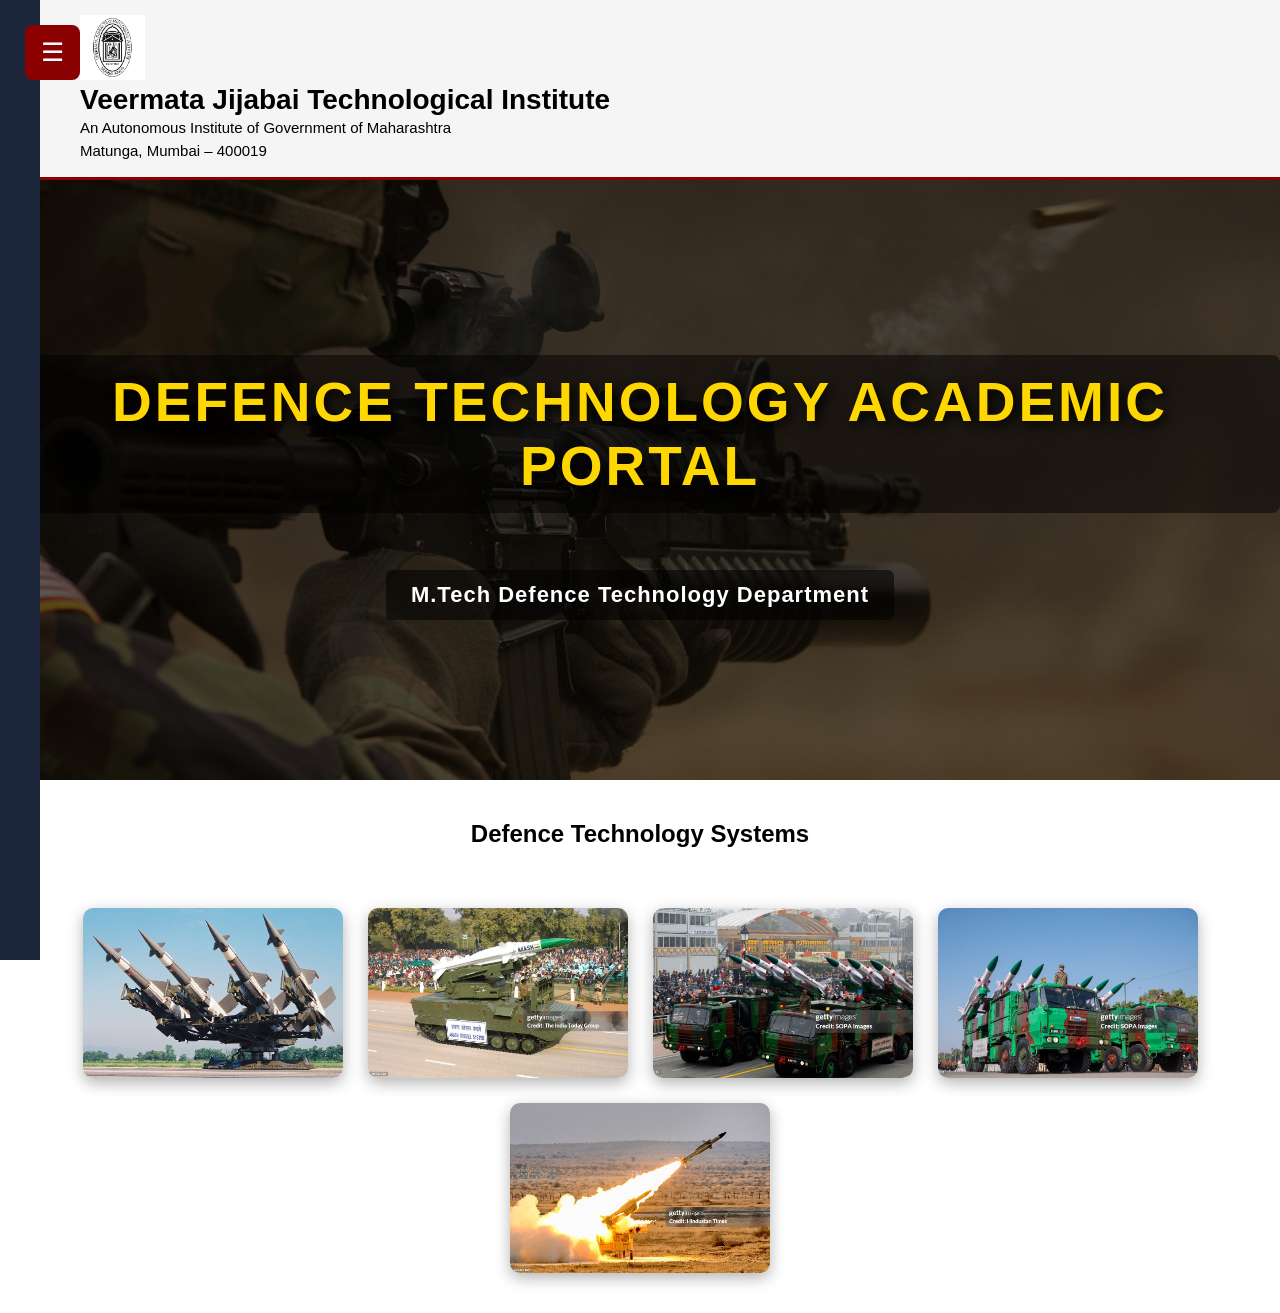
<file: templates/index.html>
<!DOCTYPE html>
<html>

<head>
<title>Defence Technology Portal</title>
<link rel="stylesheet" href="/static/style.css">
</head>

<body>

  <!-- MENU BUTTON -->

<div class="menu-button" onclick="toggleMenu()">
☰
</div>

<!-- SIDEBAR MENU -->

<div id="sidebar" class="sidebar">

<h2>Defence Portal</h2>

<a href="{{ url_for('static', filename='brochures/MTech_DT_Brochure.pdf') }}" target="_blank">📄 Brochure</a>
<a href="/students">🎓 Students</a>
<a href="/teachers">👨‍🏫 Teachers</a>
<a href="/timetable">📅 Timetable</a>
<a href="/subjects">📘 Subjects</a>
<a href="#">🚀 Activities</a>

</div>  


<!-- TOP HEADER -->
<div class="top-header">

<div class="logo-section">

<img src="/static/images/vjti_logo.png" class="logo">

<div class="college-text">
<h2>Veermata Jijabai Technological Institute</h2>
<p>An Autonomous Institute of Government of Maharashtra</p>
<p>Matunga, Mumbai – 400019</p>
</div>

</div>


</div>


<!-- HERO IMAGE -->
<div class="hero">

<h1>Defence Technology Academic Portal</h1>
<p>M.Tech Defence Technology Department</p>

</div>


<h2 class="section-title">Defence Technology Systems</h2>

<div class="gallery">

<img src="/static/images/missile.jpg">
<img src="/static/images/tank.jpg">
<img src="/static/images/akash.jpg">
<img src="/static/images/tankmissile.jpg">
<img src="/static/images/fire.jpg">

</div>

</body>

<script>

function toggleMenu(){

var sidebar = document.getElementById("sidebar");

if(sidebar.style.left == "0px"){
sidebar.style.left = "-250px";
}
else{
sidebar.style.left = "0px";
}

}

</script>
</html>
</file>
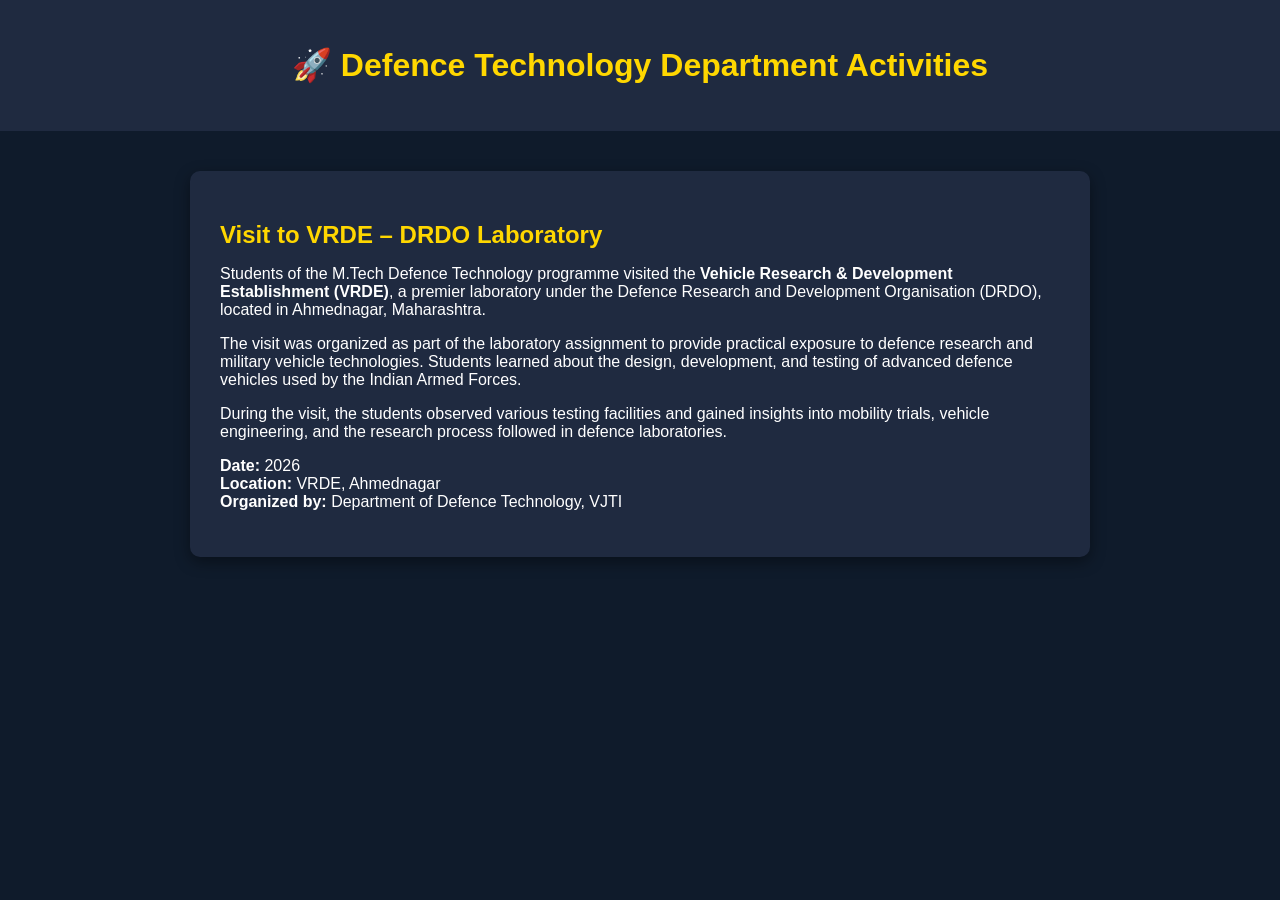
<file: templates/activities.html>
<!DOCTYPE html>
<html>

<head>

<title>Department Activities</title>

<link rel="stylesheet" href="/static/style.css">

<style>

body{
background:#0f1b2b;
color:white;
font-family:Arial;
}

/* Header */

.activity-header{
background:#1f2a40;
padding:25px;
text-align:center;
}

.activity-header h1{
color:#FFD700;
}

/* Container */

.activity-container{
max-width:900px;
margin:auto;
padding:40px;
}

/* Card */

.activity-card{
background:#1f2a40;
padding:30px;
border-radius:10px;
box-shadow:0 5px 15px rgba(0,0,0,0.4);
}

.activity-card h2{
color:#FFD700;
margin-bottom:15px;
}

</style>

</head>

<body>

<div class="activity-header">

<h1>🚀 Defence Technology Department Activities</h1>

</div>

<div class="activity-container">

<div class="activity-card">

<h2>Visit to VRDE – DRDO Laboratory</h2>

<p>
Students of the M.Tech Defence Technology programme visited the
<b>Vehicle Research & Development Establishment (VRDE)</b>,
a premier laboratory under the Defence Research and Development Organisation (DRDO),
located in Ahmednagar, Maharashtra.
</p>

<p>
The visit was organized as part of the laboratory assignment to provide
practical exposure to defence research and military vehicle technologies.
Students learned about the design, development, and testing of
advanced defence vehicles used by the Indian Armed Forces.
</p>

<p>
During the visit, the students observed various testing facilities
and gained insights into mobility trials, vehicle engineering,
and the research process followed in defence laboratories.
</p>

<p>
<b>Date:</b> 2026 <br>
<b>Location:</b> VRDE, Ahmednagar <br>
<b>Organized by:</b> Department of Defence Technology, VJTI
</p>

</div>

</div>

</body>
</html>
</file>
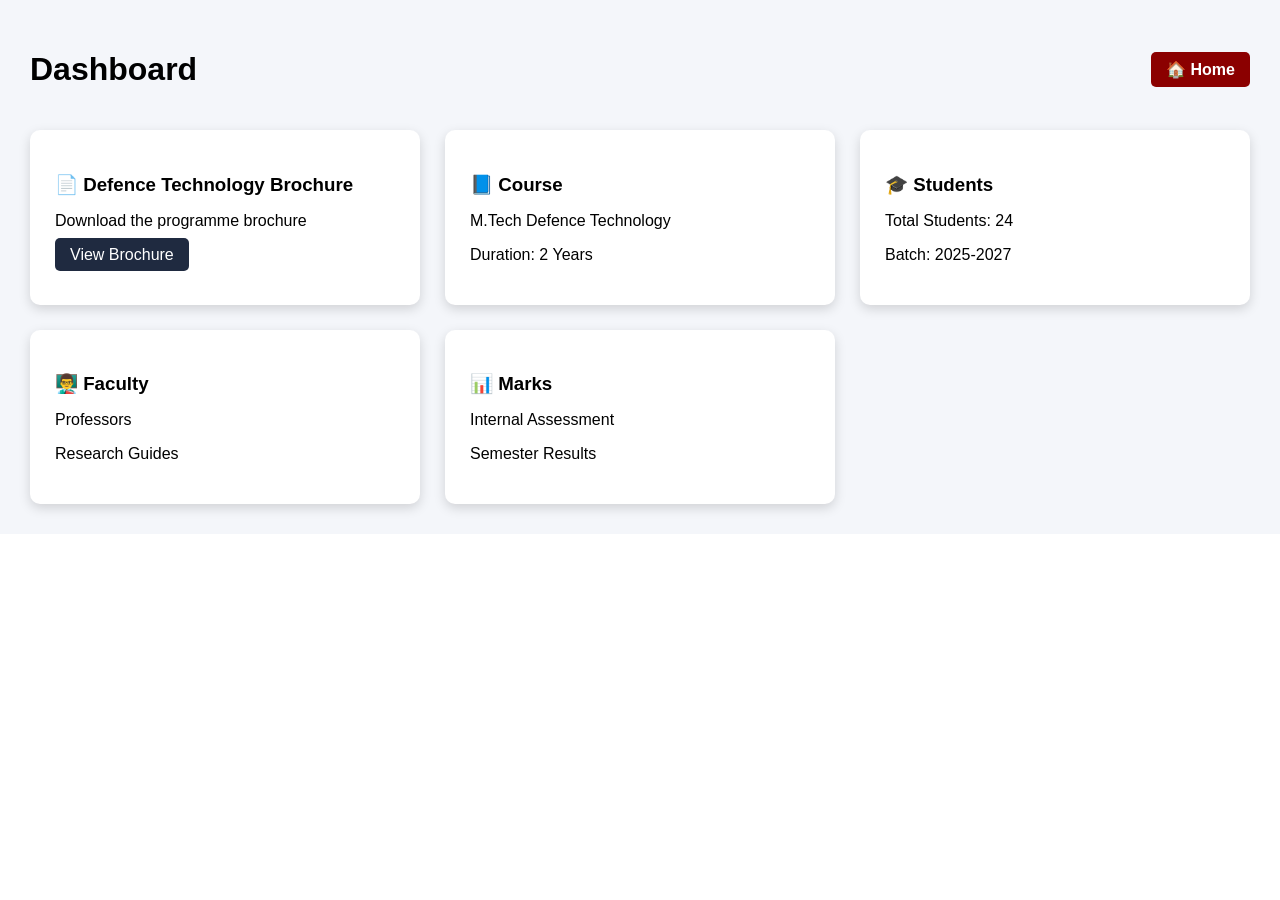
<file: templates/dashboard.html>
<!DOCTYPE html>
<html>

<head>

<title>Defence Technology Dashboard</title>

<link rel="stylesheet" href="/static/style.css">

<style>

/* Layout */

.dashboard-layout{
display:flex;
}

/* Sidebar */

.sidebar{
width:230px;
background:#1f2a40;
color:white;
height:100vh;
padding:20px;
}

.sidebar h2{
text-align:center;
margin-bottom:30px;
}

.sidebar a{
display:block;
color:white;
text-decoration:none;
margin:15px 0;
padding:10px;
border-radius:6px;
}

.sidebar a:hover{
background:#394867;
}

/* Main content */

.main-content{
flex:1;
padding:30px;
background:#f4f6fa;
}

/* Cards */

.dashboard-cards{
display:grid;
grid-template-columns: repeat(3,1fr);
gap:25px;
}

.card{
background:white;
padding:25px;
border-radius:10px;
box-shadow:0 4px 12px rgba(0,0,0,0.15);
transition:0.3s;
}

.card:hover{
transform:translateY(-6px);
}

.card h3{
margin-bottom:10px;
}



</style>

</head>

<body>

<div class="dashboard-layout">

<!-- Sidebar -->


<!-- Main Dashboard -->

<div class="main-content">

<div style="display:flex; justify-content:space-between; align-items:center; margin-bottom:20px;">

<h1>Dashboard</h1>

<a href="/" style="
background:#8B0000;
color:white;
padding:8px 15px;
text-decoration:none;
border-radius:5px;
font-weight:bold;
">
🏠 Home
</a>

</div>

<div class="dashboard-cards">

 
<div class="card">
<h3>📄 Defence Technology Brochure</h3>
<p>Download the programme brochure</p>

<a href="{{ url_for('static', filename='brochures/MTech_DT_Brochure.pdf') }}" 
target="_blank"
style="background:#1f2a40;color:white;padding:8px 15px;text-decoration:none;border-radius:5px;">
View Brochure
</a>

</div>   

<div class="card">
<h3>📘 Course</h3>
<p>M.Tech Defence Technology</p>
<p>Duration: 2 Years</p>
</div>

<div class="card">
<h3>🎓 Students</h3>
<p>Total Students: 24</p>
<p>Batch: 2025-2027</p>
</div>

<div class="card">
<h3>👨‍🏫 Faculty</h3>
<p>Professors</p>
<p>Research Guides</p>
</div>

<div class="card">
<h3>📊 Marks</h3>
<p>Internal Assessment</p>
<p>Semester Results</p>
</div>




</div>

</div>

</div>

</body>
</html>
</file>
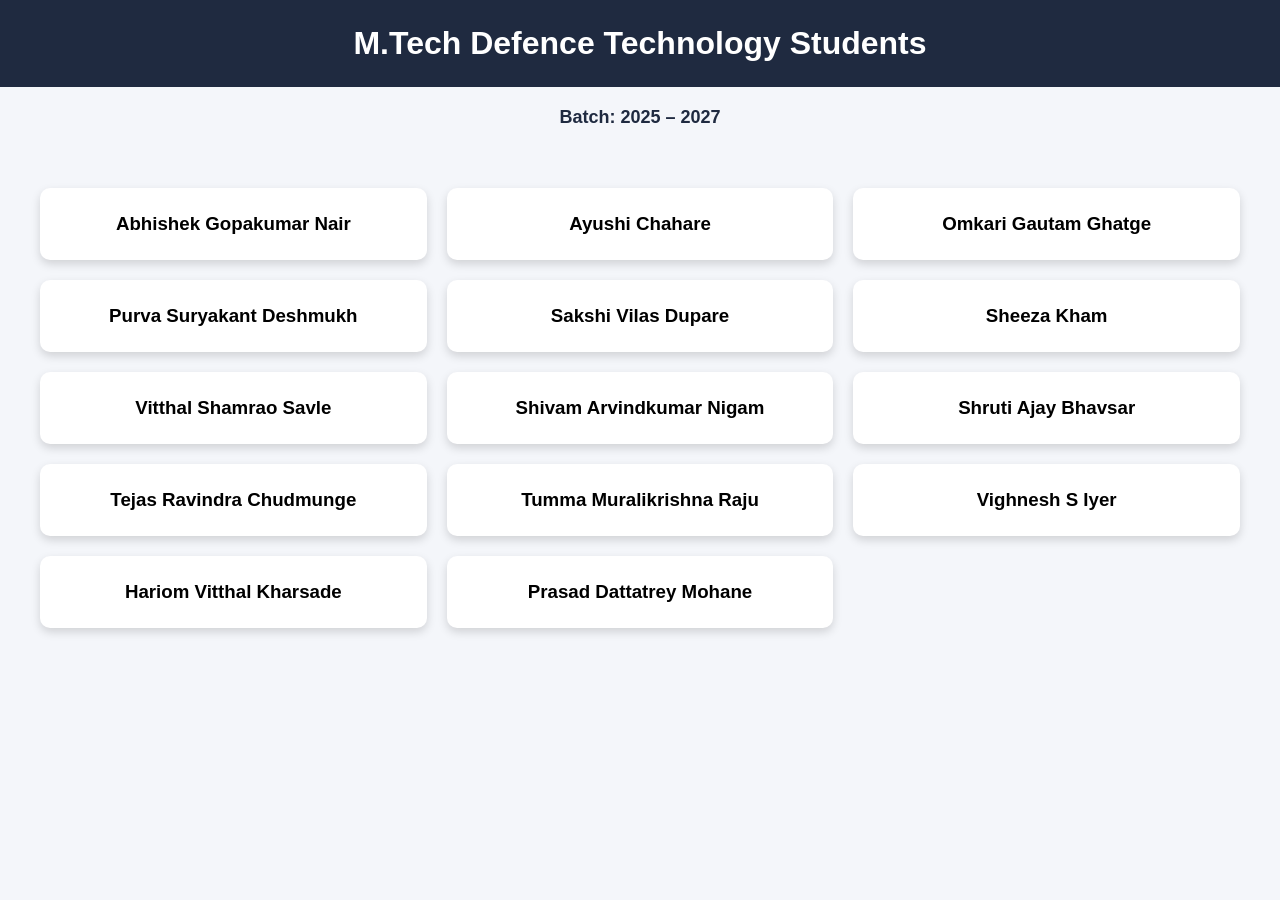
<file: templates/students.html>
<!DOCTYPE html>
<html>

<head>

<title>Students - Defence Technology</title>

<link rel="stylesheet" href="/static/style.css">

<style>

body{
font-family:Arial;
background:#f4f6fa;
}

.header{
background:#1f2a40;
color:white;
text-align:center;
padding:25px;
}

.header h1{
margin:0;
}

.batch{
text-align:center;
margin:20px;
font-size:18px;
font-weight:bold;
color:#1f2a40;
}

.students-container{
display:grid;
grid-template-columns:repeat(3,1fr);
gap:20px;
padding:40px;
}

.student-card{
background:white;
padding:20px;
border-radius:10px;
box-shadow:0 4px 10px rgba(0,0,0,0.15);
text-align:center;
transition:0.3s;
}

.student-card:hover{
transform:translateY(-5px);
}

.student-card h3{
margin:5px 0;
}

</style>

</head>

<body>

<div class="header">

<h1>M.Tech Defence Technology Students</h1>

</div>

<div class="batch">

Batch: 2025 – 2027

</div>

<div class="students-container">

<div class="student-card"><h3>Abhishek Gopakumar Nair</h3></div>

<div class="student-card"><h3>Ayushi Chahare</h3></div>

<div class="student-card"><h3>Omkari Gautam Ghatge</h3></div>

<div class="student-card"><h3>Purva Suryakant Deshmukh</h3></div>

<div class="student-card"><h3>Sakshi Vilas Dupare</h3></div>

<div class="student-card"><h3>Sheeza Kham</h3></div>

<div class="student-card"><h3>Vitthal Shamrao Savle</h3></div>

<div class="student-card"><h3>Shivam Arvindkumar Nigam</h3></div>

<div class="student-card"><h3>Shruti Ajay Bhavsar</h3></div>

<div class="student-card"><h3>Tejas Ravindra Chudmunge</h3></div>

<div class="student-card"><h3>Tumma Muralikrishna Raju</h3></div>

<div class="student-card"><h3>Vighnesh S Iyer</h3></div>

<div class="student-card"><h3>Hariom Vitthal Kharsade</h3></div>

<div class="student-card"><h3>Prasad Dattatrey Mohane</h3></div>

</div>

</body>

</html>
</file>
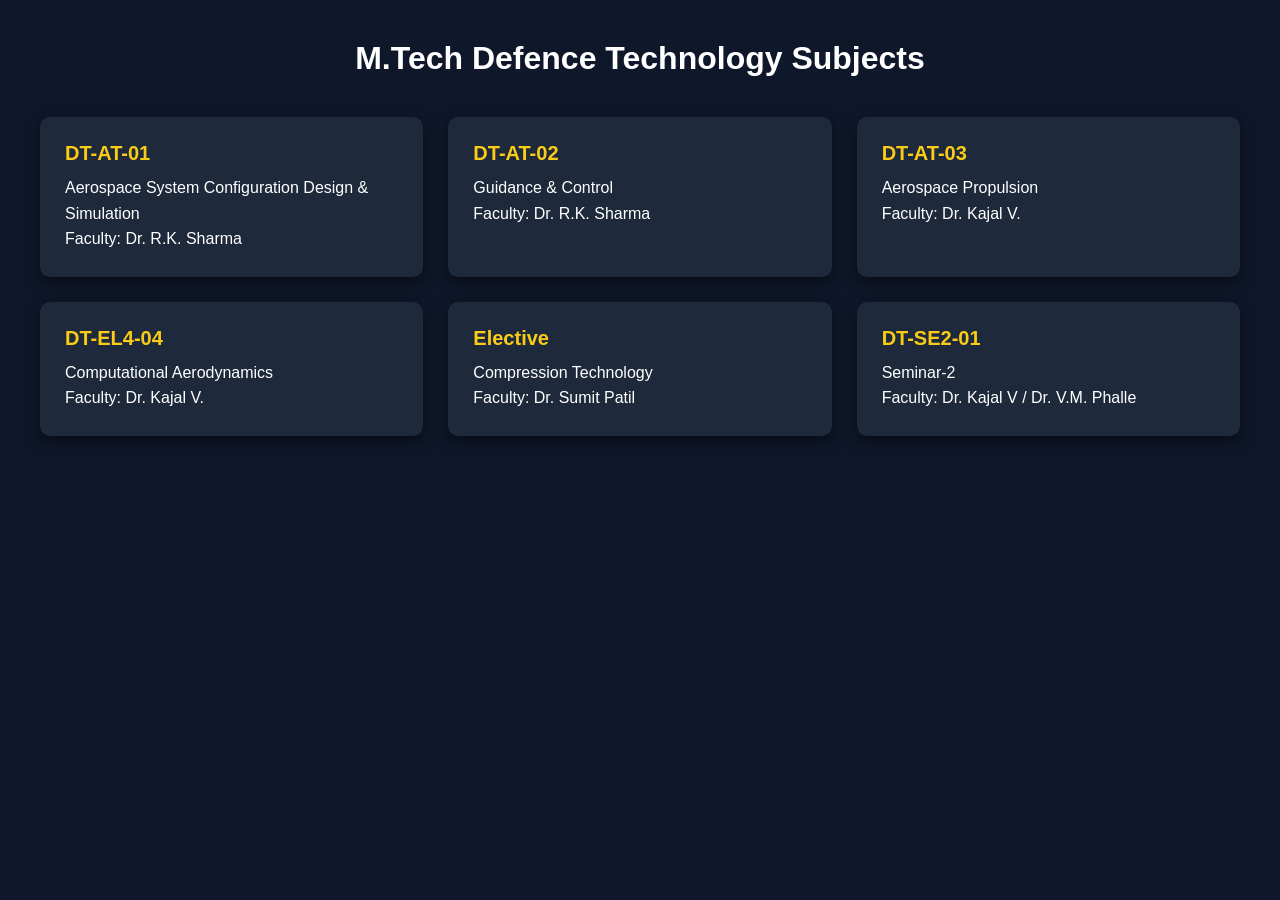
<file: templates/subjects.html>
<!DOCTYPE html>
<html>

<head>

<title>Defence Technology Subjects</title>

<style>

body{
font-family:Arial;
background:#0f172a;
color:white;
margin:40px;
}

h1{
text-align:center;
margin-bottom:40px;
}

.subject-container{
display:grid;
grid-template-columns:repeat(auto-fit,minmax(300px,1fr));
gap:25px;
}

.subject-card{
background:#1e293b;
padding:25px;
border-radius:10px;
box-shadow:0 5px 15px rgba(0,0,0,0.5);
transition:0.3s;
}

.subject-card:hover{
transform:scale(1.05);
background:#334155;
}

.subject-title{
font-size:20px;
font-weight:bold;
color:#facc15;
margin-bottom:10px;
}

.subject-info{
line-height:1.6;
}

</style>

</head>

<body>

<h1>M.Tech Defence Technology Subjects</h1>

<div class="subject-container">

<div class="subject-card">
<div class="subject-title">DT-AT-01</div>
<div class="subject-info">
Aerospace System Configuration Design & Simulation <br>
Faculty: Dr. R.K. Sharma
</div>
</div>

<div class="subject-card">
<div class="subject-title">DT-AT-02</div>
<div class="subject-info">
Guidance & Control <br>
Faculty: Dr. R.K. Sharma
</div>
</div>

<div class="subject-card">
<div class="subject-title">DT-AT-03</div>
<div class="subject-info">
Aerospace Propulsion <br>
Faculty: Dr. Kajal V.
</div>
</div>

<div class="subject-card">
<div class="subject-title">DT-EL4-04</div>
<div class="subject-info">
Computational Aerodynamics <br>
Faculty: Dr. Kajal V.
</div>
</div>

<div class="subject-card">
<div class="subject-title">Elective</div>
<div class="subject-info">
Compression Technology <br>
Faculty: Dr. Sumit Patil
</div>
</div>

<div class="subject-card">
<div class="subject-title">DT-SE2-01</div>
<div class="subject-info">
Seminar-2 <br>
Faculty: Dr. Kajal V / Dr. V.M. Phalle
</div>
</div>

</div>

</body>

</html>
</file>
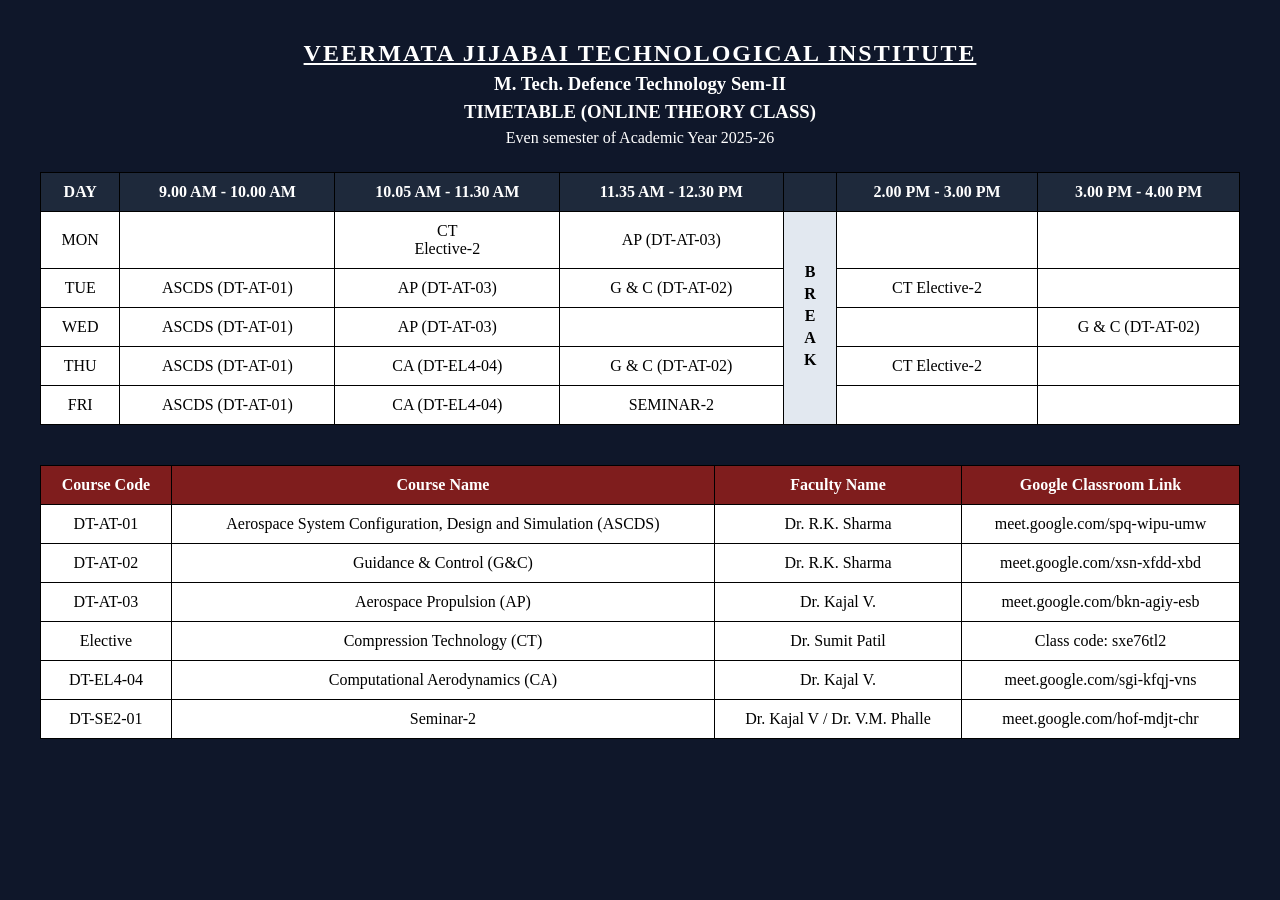
<file: templates/timetable.html>
<!DOCTYPE html>
<html>

<head>

<title>M.Tech Defence Technology Timetable</title>

<style>

body{
font-family:"Times New Roman";
background:#0f172a;
color:white;
margin:40px;
}

/* Headings */

h1,h2,h3,p{
text-align:center;
margin:6px;
}

h2{
letter-spacing:2px;
}

/* Main table */

table{
width:100%;
border-collapse:collapse;
margin-top:25px;
background:white;
color:black;
}

th,td{
border:1px solid black;
padding:10px;
text-align:center;
}

th{
background:#1e293b;
color:white;
font-weight:bold;
}

/* Break column */

.break{
writing-mode:vertical-rl;
text-orientation:upright;
font-weight:bold;
letter-spacing:5px;
background:#e2e8f0;
}

/* Course info table */

.course-table th{
background:#7f1d1d;
color:white;
}

.course-table{
margin-top:40px;
}

</style>

</head>

<body>

<h2><u>VEERMATA JIJABAI TECHNOLOGICAL INSTITUTE</u></h2>

<h3>M. Tech. Defence Technology Sem-II</h3>

<h3>TIMETABLE (ONLINE THEORY CLASS)</h3>

<p>Even semester of Academic Year 2025-26</p>


<table>

<tr>
<th>DAY</th>
<th>9.00 AM - 10.00 AM</th>
<th>10.05 AM - 11.30 AM</th>
<th>11.35 AM - 12.30 PM</th>
<th></th>
<th>2.00 PM - 3.00 PM</th>
<th>3.00 PM - 4.00 PM</th>
</tr>

<tr>
<td>MON</td>
<td></td>
<td>CT<br>Elective-2</td>
<td>AP (DT-AT-03)</td>
<td rowspan="5" class="break">BREAK</td>
<td></td>
<td></td>
</tr>

<tr>
<td>TUE</td>
<td>ASCDS (DT-AT-01)</td>
<td>AP (DT-AT-03)</td>
<td>G & C (DT-AT-02)</td>
<td>CT Elective-2</td>
<td></td>
</tr>

<tr>
<td>WED</td>
<td>ASCDS (DT-AT-01)</td>
<td>AP (DT-AT-03)</td>
<td></td>
<td></td>
<td>G & C (DT-AT-02)</td>
</tr>

<tr>
<td>THU</td>
<td>ASCDS (DT-AT-01)</td>
<td>CA (DT-EL4-04)</td>
<td>G & C (DT-AT-02)</td>
<td>CT Elective-2</td>
<td></td>
</tr>

<tr>
<td>FRI</td>
<td>ASCDS (DT-AT-01)</td>
<td>CA (DT-EL4-04)</td>
<td>SEMINAR-2</td>
<td></td>
<td></td>
</tr>

</table>


<table class="course-table">

<tr>
<th>Course Code</th>
<th>Course Name</th>
<th>Faculty Name</th>
<th>Google Classroom Link</th>
</tr>

<tr>
<td>DT-AT-01</td>
<td>Aerospace System Configuration, Design and Simulation (ASCDS)</td>
<td>Dr. R.K. Sharma</td>
<td>meet.google.com/spq-wipu-umw</td>
</tr>

<tr>
<td>DT-AT-02</td>
<td>Guidance & Control (G&C)</td>
<td>Dr. R.K. Sharma</td>
<td>meet.google.com/xsn-xfdd-xbd</td>
</tr>

<tr>
<td>DT-AT-03</td>
<td>Aerospace Propulsion (AP)</td>
<td>Dr. Kajal V.</td>
<td>meet.google.com/bkn-agiy-esb</td>
</tr>

<tr>
<td>Elective</td>
<td>Compression Technology (CT)</td>
<td>Dr. Sumit Patil</td>
<td>Class code: sxe76tl2</td>
</tr>

<tr>
<td>DT-EL4-04</td>
<td>Computational Aerodynamics (CA)</td>
<td>Dr. Kajal V.</td>
<td>meet.google.com/sgi-kfqj-vns</td>
</tr>

<tr>
<td>DT-SE2-01</td>
<td>Seminar-2</td>
<td>Dr. Kajal V / Dr. V.M. Phalle</td>
<td>meet.google.com/hof-mdjt-chr</td>
</tr>

</table>

</body>
</html>
</file>
<file: static/style.css>
body{
margin:0;
font-family:Arial, sans-serif;
}

/* TOP HEADER */

.top-header{
display:flex;
align-items:center;
padding:15px 100px;
background:#f5f5f5;
border-bottom:3px solid #8B0000;
}

.logo{
width:65px;
margin-right:15px;
}

.college-text{
display:flex;
flex-direction:column;
}

.college-text h2{
margin:0;
font-size:28px;
font-weight:bold;
}

.college-text p{
margin:2px 0;
font-size:15px;
}

.top-links a{
margin-left:20px;
text-decoration:none;
color:#0cf1db;
font-size:14px;
}

/* RED NAVBAR */

.navbar{
background:#8d16d2;
padding:12px;
display:flex;
justify-content:center;
gap:30px;
}

.navbar a{
color:white;
text-decoration:none;
font-weight:bold;
}

.navbar a:hover{
text-decoration:underline;
}

/* HERO IMAGE */

.hero{
background-image:url("/static/images/defence.jpg");
background-size:cover;
background-position:center;
height:600px;
display:flex;
flex-direction:column;
justify-content:center;
align-items:center;
text-align:center;
position:relative;
}

/* Dark overlay for strong defence look */

.hero::before{
content:"";
position:absolute;
top:0;
left:0;
width:100%;
height:100%;
background:rgba(0,0,0,0.65);
}

/* Content above overlay */

.hero h1,
.hero p{
position:relative;
z-index:2;
color:white;
}

.hero h1{
font-size:55px;
font-weight:900;
letter-spacing:3px;
text-transform:uppercase;
color:#FFD700;
text-shadow:4px 4px 12px black;
padding:15px 35px;
background:rgba(0,0,0,0.5);
border-radius:8px;
}

.hero p{
margin-top:20px;
font-size:22px;
font-weight:bold;
letter-spacing:1px;
background:rgba(0,0,0,0.55);
padding:12px 25px;
border-radius:6px;
}
/* SECTION TITLE */

.section-title{
text-align:center;
margin-top:40px;
}

/* GALLERY */

.gallery{
display:flex;
flex-wrap:wrap;
justify-content:center;
gap:25px;
padding:40px;
}

.gallery img{
width:260px;
height:170px;
object-fit:cover;
border-radius:10px;
box-shadow:0 5px 15px rgba(0,0,0,0.3);
transition:0.3s;
}

.gallery img:hover{
transform:scale(1.08);
}

/* MENU BUTTON */

.menu-button{
position:fixed;
top:25px;
left:25px;
font-size:26px;
cursor:pointer;
background:#8B0000;
color:white;
padding:12px 16px;
border-radius:8px;
z-index:1000;
}

/* SIDEBAR */

.sidebar{
position:fixed;
left:-260px;
top:0;
width:260px;
height:100%;
background:#1b263b;
color:white;
padding:30px 20px;
transition:0.4s;
z-index:999;
}

.sidebar h2{
text-align:center;
color:#FFD700;
margin-bottom:35px;
font-size:24px;
}

.sidebar a{
display:block;
color:white;
text-decoration:none;
margin:15px 0;
padding:10px;
border-radius:6px;
font-size:17px;
}

.sidebar a:hover{
background:#2c3e50;
}

.home-button{
background:#8B0000;
color:white;
padding:8px 15px;
border-radius:5px;
text-decoration:none;
font-weight:bold;
}

.home-button:hover{
background:#a80000;
}

.top-header{
display:flex;
align-items:center;
gap:20px;
padding:15px 80px;
background:#f5f5f5;
}

.logo{
width:65px;
}

.college-text h2{
margin:0;
font-size:28px;
font-weight:bold;
}

.college-text p{
margin:3px 0;
font-size:15px;
}

.defence-line{
height:5px;
background:#7B0000;
}
</file>
